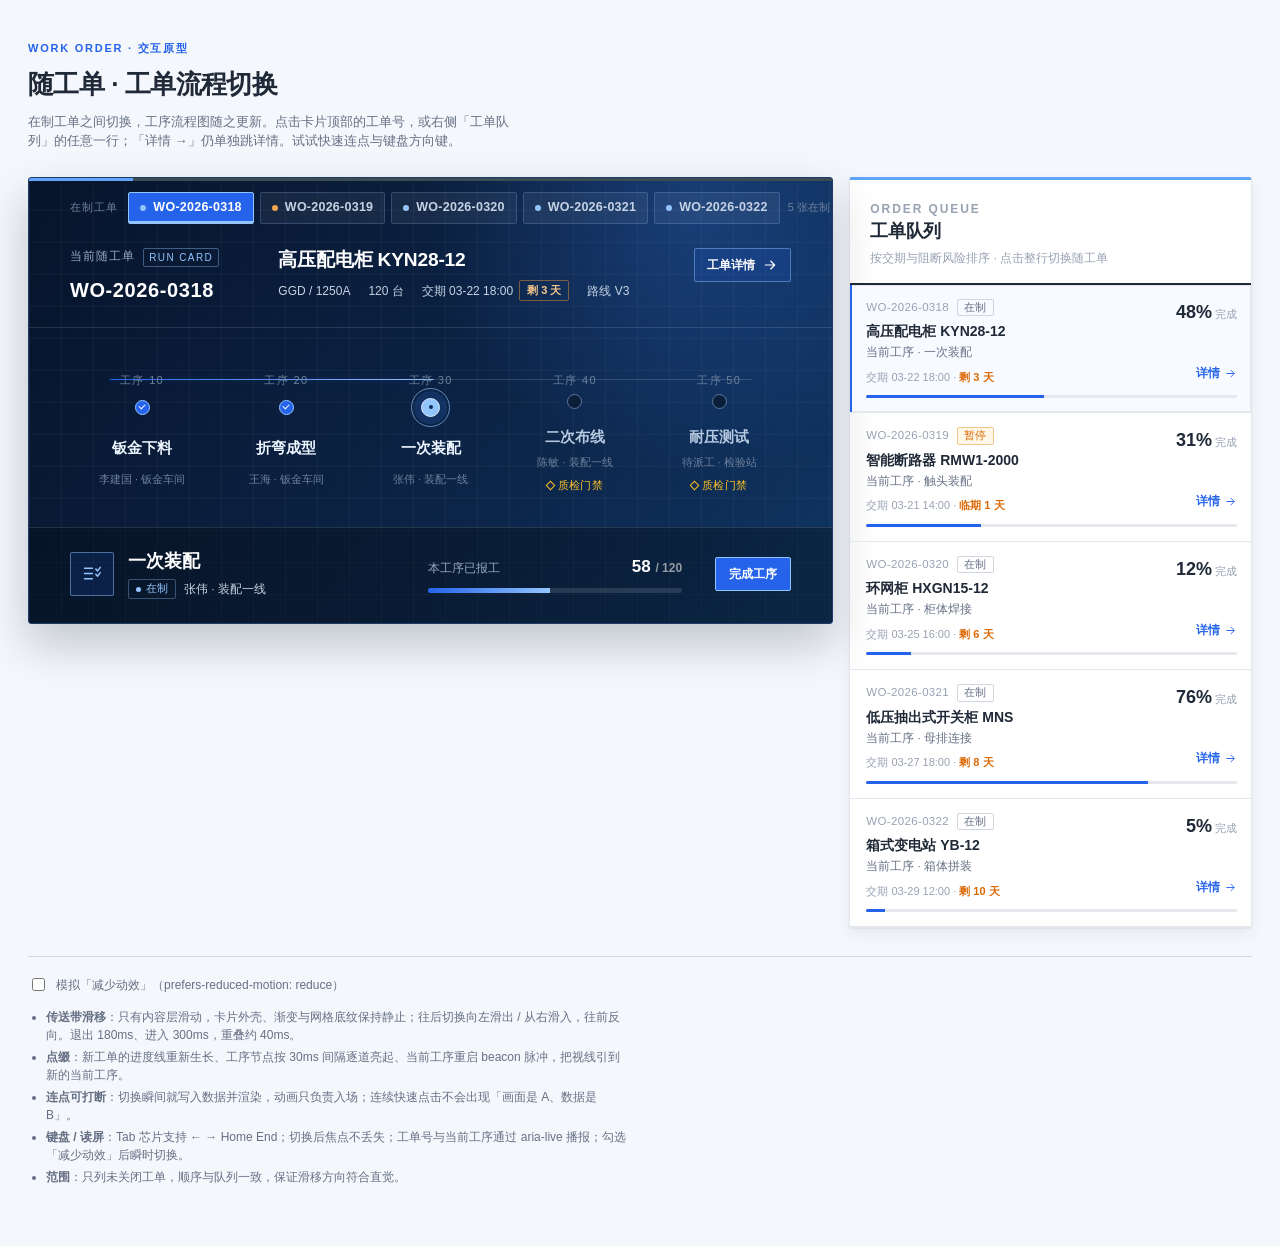
<file: prototypes/workorder-flow-switch.html>
<!doctype html>
<html lang="zh-CN">
<head>
<meta charset="utf-8">
<meta name="viewport" content="width=device-width, initial-scale=1">
<title>随工单 · 工单流程切换原型</title>
<style>
  :root{
    --board:#f4f7fb; --paper:#fff; --ink:#1f2937; --muted:#667085; --muted-2:#98a2b3;
    --line:#e4e7ec; --line-strong:#cfd6e0;
    --on-dark-0:#eaf0f8; --on-dark-1:#c6d3e4; --on-dark-2:#97a9c2; --on-dark-3:#6d809b;
    --accent:#2563eb; --accent-line:#60a5fa; --accent-bright:#93c5fd; --accent-soft:#eff6ff;
    --signal:#d92d20; --caution:#dc6803; --forest-deep:#0e1a2b;
    --font-sans:"HarmonyOS Sans SC","MiSans","Source Han Sans SC","Noto Sans CJK SC","Microsoft YaHei",sans-serif;
    --font-num:"Bahnschrift SemiCondensed","Bahnschrift","DIN Alternate","Arial Narrow",sans-serif;
    --ease-out:cubic-bezier(0.2,0.8,0.2,1); --ease-in:cubic-bezier(0.4,0,1,1);
  }
  *{box-sizing:border-box}
  html{min-width:320px}
  body{margin:0;background:var(--board);color:var(--ink);font-family:var(--font-sans);font-size:14px;line-height:1.5;-webkit-font-smoothing:antialiased}
  button{font:inherit;color:inherit}
  .sr-only{position:absolute;width:1px;height:1px;padding:0;margin:-1px;overflow:hidden;clip:rect(0 0 0 0);white-space:nowrap;border:0}
  .svg-defs{position:absolute;width:0;height:0;overflow:hidden}
  .ico{width:16px;height:16px;fill:none;stroke:currentColor;stroke-width:1.7;stroke-linecap:round;stroke-linejoin:round;flex:0 0 auto}

  /* ---------- 原型页外壳（仅用于预览，不属于产品界面） ---------- */
  .proto{max-width:1380px;margin:0 auto;padding:40px 28px 56px}
  .proto-head{margin:0 0 26px}
  .proto-kicker{margin:0 0 8px;color:var(--accent);font-size:11px;font-weight:700;letter-spacing:.16em}
  .proto-head h1{margin:0 0 8px;font-size:26px;font-weight:700;letter-spacing:-.02em}
  .proto-sub{margin:0;max-width:70ch;color:var(--muted);font-size:13px}
  .exec-grid{display:grid;grid-template-columns:minmax(0,2fr) minmax(0,1fr);gap:16px;align-items:start}

  /* ---------- 随工单卡片（外壳恒定，不参与滑动） ---------- */
  .traveler{
    position:relative;overflow:hidden;color:var(--on-dark-0);
    background:radial-gradient(circle at 83% 8%,rgba(59,130,246,.26),transparent 34%),
               linear-gradient(122deg,#07142b 0%,#0c2447 58%,#0f3563 100%);
    border:1px solid #1d3b66;border-radius:3px;box-shadow:0 20px 46px rgba(8,21,46,.22);
  }
  .traveler::before{
    position:absolute;inset:0;content:"";pointer-events:none;
    background-image:linear-gradient(rgba(255,255,255,.035) 1px,transparent 1px),
                     linear-gradient(90deg,rgba(255,255,255,.035) 1px,transparent 1px);
    background-size:32px 32px;
  }
  .traveler::after{
    position:absolute;top:0;right:0;left:0;height:3px;content:"";
    background:linear-gradient(90deg,var(--accent-line) 0 104px,#3b4d53 104px 100%);
  }

  /* ② 顶部工单 Tab 芯片 */
  .traveler-tabs{
    position:relative;z-index:2;display:flex;gap:6px;align-items:center;
    padding:14px clamp(24px,3.2vw,42px) 0;overflow-x:auto;scrollbar-width:thin;
  }
  .traveler-tabs::before{content:"在制工单";flex:0 0 auto;margin-right:4px;color:var(--on-dark-3);font-size:11px;letter-spacing:.1em;white-space:nowrap}
  .wo-tab{
    display:inline-flex;align-items:center;gap:7px;flex:0 0 auto;min-height:32px;padding:5px 11px;
    color:var(--on-dark-1);background:rgba(255,255,255,.06);border:1px solid rgba(147,197,253,.22);
    border-radius:2px;font-family:var(--font-num);font-size:12.5px;font-weight:600;letter-spacing:.02em;
    cursor:pointer;white-space:nowrap;transition:background-color 150ms ease,border-color 150ms ease,color 150ms ease;
  }
  .wo-tab:hover{color:#fff;background:rgba(37,99,235,.22);border-color:rgba(147,197,253,.55)}
  .wo-tab[aria-selected="true"]{
    color:#fff;background:var(--accent);border-color:var(--accent-bright);
    box-shadow:inset 0 -2px 0 var(--accent-bright);
  }
  .wo-tab:focus-visible,.queue-row:focus-visible,.queue-detail:focus-visible,.ghost-light:focus-visible,.route-station:focus-visible,.button:focus-visible{outline:2px solid var(--accent-bright);outline-offset:3px}
  .wo-dot{width:6px;height:6px;border-radius:50%;background:var(--accent-bright);flex:0 0 auto}
  .wo-dot.pause{background:#f0a44b}.wo-dot.risk{background:#fb7185}
  .traveler-tabs .tab-count{flex:0 0 auto;margin-left:2px;color:var(--on-dark-3);font-size:11px;white-space:nowrap}

  /* 滑动舞台：只裁切内容层，外壳与网格底纹保持静止 */
  .traveler-stage{position:relative;z-index:1;overflow:hidden}
  .traveler-slide{position:relative}

  .traveler-head{
    display:grid;grid-template-columns:minmax(170px,.72fr) minmax(300px,1.8fr) auto;
    gap:clamp(18px,3vw,44px);align-items:start;
    padding:24px clamp(24px,3.2vw,42px) 22px;border-bottom:1px solid rgba(255,255,255,.12);
  }
  .traveler-id{display:flex;flex-direction:column;gap:8px}
  .traveler-id>span{display:flex;align-items:center;gap:8px;color:var(--on-dark-2);font-size:11.5px;letter-spacing:.09em}
  .run-label{font-family:var(--font-num);font-style:normal;font-size:10px;letter-spacing:.14em;color:var(--accent-bright);border:1px solid rgba(147,197,253,.4);padding:1px 5px;border-radius:2px}
  .traveler-id strong{font-family:var(--font-num);font-size:20px;letter-spacing:.03em;color:#fff;white-space:nowrap}
  .traveler-product h2{margin:-2px 0 6px;font-size:clamp(17px,1.5vw,21px);font-weight:680;letter-spacing:-.01em;color:#fff}
  .traveler-product p{display:flex;flex-wrap:wrap;gap:4px 18px;margin:0;color:var(--on-dark-1);font-size:12px}
  .traveler-product p span{display:inline-flex;align-items:center;gap:6px}
  .due-count{padding:1px 7px;border:1px solid rgba(250,157,50,.45);border-radius:2px;color:#f8c98a;font-family:var(--font-num);font-weight:700;font-size:11px}
  .due-count.is-risk{border-color:rgba(251,113,133,.55);color:#fda4af}
  .ghost-light{
    display:inline-flex;align-items:center;gap:7px;min-height:34px;padding:6px 12px;
    color:#fff;background:rgba(37,99,235,.16);border:1px solid rgba(147,197,253,.45);
    border-radius:2px;font-size:12px;font-weight:600;cursor:pointer;white-space:nowrap;
    transition:background-color 150ms ease;
  }
  .ghost-light:hover{background:rgba(37,99,235,.34)}

  /* 工序流程图 */
  .route-zone{padding:30px clamp(24px,3.2vw,42px) 34px}
  .route-track-wrap{position:relative;padding-top:14px}
  .route-line,.route-progress{position:absolute;top:21px;height:1px}
  .route-line{right:5.5%;left:5.5%;background:rgba(255,255,255,.15)}
  .route-progress{right:auto;left:5.5%;width:89%;transform:scaleX(var(--route-progress,0));transform-origin:left center;
    background:linear-gradient(90deg,var(--accent),var(--accent-bright));box-shadow:0 0 10px rgba(59,130,246,.34)}
  .route-stations{position:relative;display:grid;grid-template-columns:repeat(var(--station-count,3),1fr)}
  .route-station{position:relative;display:grid;justify-items:center;padding:0 8px;background:transparent;border:0;border-radius:2px;cursor:pointer;text-align:center}
  .station-step{margin-bottom:6px;color:var(--on-dark-3);font-size:11px;letter-spacing:.12em;font-family:var(--font-num)}
  .station-node{
    position:relative;z-index:2;display:grid;place-items:center;width:15px;height:15px;margin-bottom:17px;
    background:#0b1e3a;border:1px solid #5d789e;border-radius:50%;
  }
  .route-station.is-done .station-node{background:var(--accent);border-color:var(--accent-bright)}
  .route-station.is-done .station-node::after{width:5px;height:3px;content:"";border-bottom:1.5px solid #eff6ff;border-left:1.5px solid #eff6ff;transform:translateY(-1px) rotate(-45deg)}
  .route-station.is-current .station-node{
    width:19px;height:19px;margin-top:-2px;margin-bottom:15px;background:var(--accent-bright);border-color:#dbeafe;
    box-shadow:0 0 0 7px rgba(59,130,246,.18);
  }
  .route-station.is-current .station-node::before{position:absolute;inset:-11px;content:"";border:1px solid rgba(147,197,253,.65);border-radius:50%;animation:beacon 2.4s ease-out infinite}
  .route-station.is-current .station-node::after{width:4px;height:4px;content:"";border-radius:50%;background:#0b2a5b}
  .station-name{color:#edf5ff;font-size:clamp(13px,1.15vw,16px);font-weight:630}
  .route-station:not(.is-done):not(.is-current) .station-name{color:#b7c9e0}
  .station-meta{margin-top:6px;color:var(--on-dark-3);font-size:11px}
  .gate-tag{display:inline-flex;align-items:center;gap:4px;margin-top:7px;color:#fbbf24;font-size:10.5px;letter-spacing:.04em}
  .gate-tag::before{width:5px;height:5px;content:"";border:1px solid currentColor;transform:rotate(45deg)}

  .traveler-foot{
    display:grid;grid-template-columns:minmax(210px,1.28fr) minmax(190px,1fr) auto;
    gap:clamp(16px,2.6vw,40px);align-items:center;
    padding:20px clamp(24px,3.2vw,42px) 24px;background:rgba(4,11,14,.34);border-top:1px solid rgba(255,255,255,.12);
  }
  .focus-task{display:flex;align-items:center;gap:14px;min-width:0}
  .focus-mark{display:grid;place-items:center;flex:0 0 auto;width:44px;height:44px;color:var(--accent-bright);background:rgba(37,99,235,.15);border:1px solid rgba(147,197,253,.48);border-radius:2px}
  .focus-mark .ico{width:21px;height:21px}
  .focus-copy{min-width:0}
  .focus-copy h3{margin:0;color:#fff;font-size:18px;font-weight:660;white-space:nowrap;overflow:hidden;text-overflow:ellipsis}
  .focus-copy p{display:flex;flex-wrap:wrap;align-items:center;gap:4px 8px;margin:4px 0 0;color:var(--on-dark-1);font-size:11.5px}
  .pill{display:inline-flex;align-items:center;gap:5px;padding:1px 7px;border:1px solid rgba(147,197,253,.35);border-radius:2px;color:var(--accent-bright);font-size:10.5px}
  .pill::before{width:5px;height:5px;content:"";border-radius:50%;background:currentColor}
  .pill.warn{color:#f0a44b;border-color:rgba(240,164,75,.4)}
  .qty-meter-head{display:flex;align-items:baseline;justify-content:space-between;gap:12px;color:var(--on-dark-2);font-size:11.5px}
  .qty-meter-head strong{color:#fff;font-family:var(--font-num);font-size:17px;font-variant-numeric:tabular-nums}
  .qty-meter-head strong span{color:#959ba5;font-size:12px}
  .qty-track{height:5px;margin-top:9px;background:rgba(255,255,255,.12);border-radius:3px;overflow:hidden}
  .qty-track span{display:block;height:100%;width:var(--value,0%);background:linear-gradient(90deg,var(--accent),var(--accent-bright))}
  .task-actions{display:flex;justify-content:flex-end}
  .button{display:inline-flex;align-items:center;gap:7px;min-height:34px;padding:6px 13px;background:rgba(255,255,255,.08);border:1px solid rgba(147,197,253,.4);border-radius:2px;color:#fff;font-size:12px;font-weight:600;cursor:pointer;white-space:nowrap;transition:background-color 150ms ease}
  .button:hover{background:rgba(37,99,235,.3)}
  .button.primary{background:var(--accent);border-color:var(--accent-bright)}
  .button.primary:hover{background:#1d4ed8}

  /* ④ 右侧工单队列（浅色） */
  .queue-card{background:var(--paper);border:1px solid var(--line);border-top:3px solid var(--accent-line);border-radius:3px;box-shadow:0 1px 2px rgba(16,24,40,.06),0 6px 16px rgba(16,24,40,.06)}
  .queue-head{padding:20px 20px 16px}
  .queue-kicker{margin:0 0 6px;color:var(--accent);font-size:10.5px;font-weight:700;letter-spacing:.16em}
  .queue-head h2{margin:0 0 4px;font-size:18px;font-weight:680;letter-spacing:-.02em}
  .queue-head p{margin:0;color:var(--muted-2);font-size:12px}
  .order-list{border-top:2px solid var(--ink)}
  .queue-row{
    position:relative;display:grid;grid-template-columns:minmax(0,1fr) auto;gap:10px;
    min-height:96px;padding:14px 14px 14px 16px;border-bottom:1px solid var(--line);
    cursor:pointer;transition:background-color 160ms ease,box-shadow 160ms ease;
  }
  .queue-row::before{position:absolute;top:0;bottom:0;left:0;width:2px;content:"";background:transparent}
  .queue-row:hover{background:rgba(239,246,255,.78)}
  .queue-row:hover::before,.queue-row.is-current::before{background:var(--accent)}
  .queue-row.is-risk::before{background:var(--signal)}
  .queue-row.is-current{background:#f7faff;box-shadow:inset 0 0 0 1px var(--line)}
  .queue-main{min-width:0}
  .queue-no{display:flex;align-items:center;gap:8px;color:var(--muted-2);font-size:11.5px;font-family:var(--font-num);letter-spacing:.03em}
  .queue-status{font-family:var(--font-sans);font-size:10.5px;padding:0 6px;border:1px solid var(--line-strong);border-radius:2px;color:var(--muted)}
  .queue-status.pause{color:var(--caution);border-color:#f3c68b;background:#fff7e8}
  .queue-status.risk{color:var(--signal);border-color:#f5b5b0;background:#fef0ef}
  .queue-product{margin:5px 0 2px;font-size:14px;font-weight:650;white-space:nowrap;overflow:hidden;text-overflow:ellipsis}
  .queue-step{margin:0;color:var(--muted);font-size:11.5px;white-space:nowrap;overflow:hidden;text-overflow:ellipsis}
  .queue-due{margin:7px 0 0;color:var(--muted-2);font-size:11px}
  .queue-due b{color:var(--caution);font-family:var(--font-num)}
  .queue-due b.risk{color:var(--signal)}
  .queue-side{display:flex;flex-direction:column;align-items:flex-end;justify-content:space-between;gap:8px}
  .queue-pct{font-family:var(--font-num);font-size:18px;font-weight:700;color:var(--ink)}
  .queue-pct small{font-size:11px;font-weight:400;color:var(--muted-2)}
  .queue-detail{display:inline-flex;align-items:center;gap:4px;padding:3px 0;background:none;border:0;color:var(--accent);font-size:11.5px;font-weight:600;cursor:pointer}
  .queue-detail:hover{text-decoration:underline}
  .queue-detail .ico{width:13px;height:13px}
  .queue-bar{grid-column:1/-1;height:3px;background:var(--line);border-radius:2px;overflow:hidden}
  .queue-bar span{display:block;height:100%;background:var(--accent);width:var(--value,0%)}

  /* ---------- 预览辅助 ---------- */
  .proto-foot{margin-top:28px;padding-top:18px;border-top:1px solid var(--line-strong);color:var(--muted);font-size:12px}
  .proto-foot label{display:inline-flex;align-items:center;gap:8px;cursor:pointer;user-select:none}
  .proto-foot ul{margin:12px 0 0;padding-left:18px;max-width:90ch}
  .proto-foot li{margin:4px 0}
  .toast{position:fixed;right:24px;bottom:24px;z-index:20;padding:11px 16px;background:#0e1a2b;color:#eaf0f8;border:1px solid #2c4a75;border-left:3px solid var(--accent-line);border-radius:3px;font-size:12.5px;box-shadow:0 12px 32px rgba(16,24,40,.24)}

  @keyframes beacon{0%{opacity:.8;transform:scale(.72)}70%,100%{opacity:0;transform:scale(1.3)}}
  @media (max-width:1080px){.exec-grid{grid-template-columns:1fr}.traveler-head{grid-template-columns:1fr auto}.traveler-product{grid-column:1/-1;grid-row:2}}
  @media (max-width:640px){.proto{padding:24px 14px 40px}.traveler-head,.traveler-foot{grid-template-columns:1fr}.task-actions{justify-content:flex-start}.traveler-foot{gap:16px}.route-track-wrap{overflow-x:auto}.route-stations{min-width:520px}}
  @media (prefers-reduced-motion:reduce){*,*::before,*::after{animation-duration:.01ms!important;animation-iteration-count:1!important;transition-duration:.01ms!important}}
  body.force-reduce *,body.force-reduce *::before,body.force-reduce *::after{animation-duration:.01ms!important;animation-iteration-count:1!important;transition-duration:.01ms!important}
</style>
</head>
<body>
<svg class="svg-defs" aria-hidden="true"><defs>
  <symbol id="i-arrow" viewBox="0 0 24 24"><path d="M5 12h13M13 6l6 6-6 6"/></symbol>
  <symbol id="i-tasks" viewBox="0 0 24 24"><path d="M4 6h9M4 12h9M4 18h9M17 7l2 2 3-4M17 13l2 2 3-4"/></symbol>
</defs></svg>

<main class="proto">
  <header class="proto-head">
    <p class="proto-kicker">WORK ORDER · 交互原型</p>
    <h1>随工单 · 工单流程切换</h1>
    <p class="proto-sub">在制工单之间切换，工序流程图随之更新。点击卡片顶部的工单号，或右侧「工单队列」的任意一行；「详情 →」仍单独跳详情。试试快速连点与键盘方向键。</p>
  </header>

  <div class="exec-grid">
    <section class="traveler" aria-label="当前随工单">
      <div class="traveler-tabs" id="tabs" role="tablist" aria-label="切换在制工单"></div>
      <div class="traveler-stage" id="stage"></div>
    </section>

    <section class="queue-card" aria-labelledby="queue-title">
      <div class="queue-head">
        <p class="queue-kicker">ORDER QUEUE</p>
        <h2 id="queue-title">工单队列</h2>
        <p>按交期与阻断风险排序 · 点击整行切换随工单</p>
      </div>
      <div class="order-list" id="queue"></div>
    </section>
  </div>

  <p class="sr-only" id="live" aria-live="polite"></p>

  <footer class="proto-foot">
    <label><input type="checkbox" id="reduce"> 模拟「减少动效」（prefers-reduced-motion: reduce）</label>
    <ul>
      <li><b>传送带滑移</b>：只有内容层滑动，卡片外壳、渐变与网格底纹保持静止；往后切换向左滑出 / 从右滑入，往前反向。退出 180ms、进入 300ms，重叠约 40ms。</li>
      <li><b>点缀</b>：新工单的进度线重新生长、工序节点按 30ms 间隔逐道亮起、当前工序重启 beacon 脉冲，把视线引到新的当前工序。</li>
      <li><b>连点可打断</b>：切换瞬间就写入数据并渲染，动画只负责入场；连续快速点击不会出现「画面是 A、数据是 B」。</li>
      <li><b>键盘 / 读屏</b>：Tab 芯片支持 ← → Home End；切换后焦点不丢失；工单号与当前工序通过 aria-live 播报；勾选「减少动效」后瞬时切换。</li>
      <li><b>范围</b>：只列未关闭工单，顺序与队列一致，保证滑移方向符合直觉。</li>
    </ul>
  </footer>
</main>

<script>
(function(){
  'use strict';

  /* ---------- 演示数据：不同产品 / 不同工序数 / 不同进度 ---------- */
  var ORDERS = [
    {
      orderNo:'WO-2026-0318', product:'高压配电柜 KYN28-12', spec:'GGD / 1250A', qty:120, unit:'台',
      due:'03-22 18:00', dueText:'剩 3 天', route:'V3', status:'在制', tone:'', pct:48,
      current:2, reported:58, planQty:120,
      steps:[
        {no:'10',name:'钣金下料',center:'钣金车间',operator:'李建国'},
        {no:'20',name:'折弯成型',center:'钣金车间',operator:'王海'},
        {no:'30',name:'一次装配',center:'装配一线',operator:'张伟'},
        {no:'40',name:'二次布线',center:'装配一线',operator:'陈敏',inspection:true},
        {no:'50',name:'耐压测试',center:'检验站',operator:'待派工',inspection:true}
      ]
    },
    {
      orderNo:'WO-2026-0319', product:'智能断路器 RMW1-2000', spec:'3P / 1600A', qty:80, unit:'台',
      due:'03-21 14:00', dueText:'临期 1 天', route:'V2', status:'暂停', tone:'pause', pct:31,
      current:1, reported:25, planQty:80,
      steps:[
        {no:'10',name:'壳体注塑',center:'注塑车间',operator:'赵磊'},
        {no:'20',name:'触头装配',center:'装配二线',operator:'孙丽'},
        {no:'30',name:'脱扣器校验',center:'检验站',operator:'待派工',inspection:true},
        {no:'40',name:'总装调试',center:'装配二线',operator:'待派工'}
      ]
    },
    {
      orderNo:'WO-2026-0320', product:'环网柜 HXGN15-12', spec:'630A', qty:60, unit:'台',
      due:'03-25 16:00', dueText:'剩 6 天', route:'V1', status:'在制', tone:'', pct:12,
      current:0, reported:7, planQty:60,
      steps:[
        {no:'10',name:'柜体焊接',center:'焊装车间',operator:'周强'},
        {no:'20',name:'焊缝打磨',center:'焊装车间',operator:'周强'},
        {no:'30',name:'气箱装配',center:'装配一线',operator:'待派工'},
        {no:'40',name:'SF6 充气',center:'装配一线',operator:'待派工'},
        {no:'50',name:'局放检测',center:'检验站',operator:'待派工',inspection:true},
        {no:'60',name:'成品入库',center:'成品库',operator:'待派工'}
      ]
    },
    {
      orderNo:'WO-2026-0321', product:'低压抽出式开关柜 MNS', spec:'4000A', qty:45, unit:'台',
      due:'03-27 18:00', dueText:'剩 8 天', route:'V4', status:'在制', tone:'', pct:76,
      current:3, reported:34, planQty:45,
      steps:[
        {no:'10',name:'型材切割',center:'钣金车间',operator:'吴斌'},
        {no:'20',name:'框架组装',center:'装配三线',operator:'吴斌'},
        {no:'30',name:'抽屉装配',center:'装配三线',operator:'郑霞'},
        {no:'40',name:'母排连接',center:'装配三线',operator:'郑霞'},
        {no:'50',name:'通电试验',center:'检验站',operator:'待派工',inspection:true}
      ]
    },
    {
      orderNo:'WO-2026-0322', product:'箱式变电站 YB-12', spec:'630kVA', qty:20, unit:'台',
      due:'03-29 12:00', dueText:'剩 10 天', route:'V1', status:'在制', tone:'', pct:5,
      current:0, reported:1, planQty:20,
      steps:[
        {no:'10',name:'箱体拼装',center:'焊装车间',operator:'冯刚'},
        {no:'20',name:'变压器就位',center:'总装车间',operator:'待派工'},
        {no:'30',name:'联调验收',center:'检验站',operator:'待派工',inspection:true}
      ]
    }
  ];

  var EASE_OUT = 'cubic-bezier(0.2,0.8,0.2,1)';
  var EASE_IN  = 'cubic-bezier(0.4,0,1,1)';
  var reduceQuery = window.matchMedia('(prefers-reduced-motion: reduce)');

  var stage = document.getElementById('stage');
  var tabsEl = document.getElementById('tabs');
  var queueEl = document.getElementById('queue');
  var liveEl = document.getElementById('live');
  var reduceBox = document.getElementById('reduce');

  var index = 0;
  var activeEl = null;       // 当前内容层
  var exitingEls = [];       // 正在退出的层
  var anims = [];            // 全部在途 WAAPI 动画，便于一键取消
  var toastTimer = null;

  function esc(value){
    return String(value == null ? '' : value).replace(/[&<>"']/g,function(c){
      return {'&':'&amp;','<':'&lt;','>':'&gt;','"':'&quot;',"'":'&#39;'}[c];
    });
  }
  function icon(name, cls){ return '<svg class="ico '+(cls||'')+'" aria-hidden="true"><use href="#i-'+name+'"/></svg>'; }
  function reduced(){ return reduceQuery.matches || document.body.classList.contains('force-reduce'); }

  function track(anim){
    anims.push(anim);
    var done = function(){ var i = anims.indexOf(anim); if(i >= 0) anims.splice(i,1); };
    anim.finished.then(done, done);
    return anim;
  }

  /* 关键：取消在途动画后，把「上次的目标层」强制设为最终可见状态。
     数据状态由 switchTo 立即写入，动画只负责入场，所以连点不会产生错态。 */
  function cancelInFlight(){
    anims.slice().forEach(function(a){ try { a.cancel(); } catch(e){} });
    anims.length = 0;
    exitingEls.forEach(function(el){ el.remove(); });
    exitingEls.length = 0;
    if(activeEl){
      activeEl.style.opacity = '1';
      activeEl.style.transform = 'none';
      activeEl.style.position = '';
      activeEl.style.inset = '';
      activeEl.style.zIndex = '';
      activeEl.style.pointerEvents = '';
    }
  }

  /* ---------- 渲染：内容层 ---------- */
  function buildSlide(order){
    var current = order.steps[order.current];
    var progress = Math.min(1,(order.current + 0.52) / Math.max(1,order.steps.length));
    var qtyPct = order.planQty ? Math.min(100,Math.round(order.reported / order.planQty * 100)) : 0;
    var stations = order.steps.map(function(step,i){
      var done = i < order.current;
      var isCurrent = i === order.current;
      var cls = 'route-station' + (done ? ' is-done' : '') + (isCurrent ? ' is-current' : '');
      return '<button class="'+cls+'" type="button" data-step="'+esc(step.no)+'" aria-label="工序 '+esc(step.no)+' '+esc(step.name)+(isCurrent?'，当前工序':'')+'">'+
        '<span class="station-step">工序 '+esc(step.no)+'</span>'+
        '<span class="station-node" aria-hidden="true"></span>'+
        '<span class="station-name">'+esc(step.name)+'</span>'+
        '<span class="station-meta">'+esc(step.operator)+' · '+esc(step.center)+'</span>'+
        (step.inspection ? '<span class="gate-tag">质检门禁</span>' : '')+
      '</button>';
    }).join('');

    var el = document.createElement('div');
    el.className = 'traveler-slide';
    el.innerHTML =
      '<div class="traveler-head">'+
        '<div class="traveler-id">'+
          '<span>当前随工单 <em class="run-label">RUN CARD</em></span>'+
          '<strong>'+esc(order.orderNo)+'</strong>'+
        '</div>'+
        '<div class="traveler-product">'+
          '<h2>'+esc(order.product)+'</h2>'+
          '<p><span>'+esc(order.spec)+'</span><span>'+esc(order.qty)+' '+esc(order.unit)+'</span>'+
             '<span>交期 '+esc(order.due)+' <b class="due-count'+(order.tone === 'risk' ? ' is-risk' : '')+'">'+esc(order.dueText)+'</b></span>'+
             '<span>路线 '+esc(order.route)+'</span></p>'+
        '</div>'+
        '<button class="ghost-light" type="button" data-detail="'+esc(order.orderNo)+'">工单详情 '+icon('arrow')+'</button>'+
      '</div>'+
      '<div class="route-zone" style="--station-count:'+order.steps.length+';--route-progress:'+progress.toFixed(3)+'">'+
        '<div class="route-track-wrap">'+
          '<span class="route-line" aria-hidden="true"></span>'+
          '<span class="route-progress" aria-hidden="true"></span>'+
          '<div class="route-stations">'+stations+'</div>'+
        '</div>'+
      '</div>'+
      '<div class="traveler-foot">'+
        '<div class="focus-task">'+
          '<span class="focus-mark">'+icon('tasks')+'</span>'+
          '<div class="focus-copy">'+
            '<h3>'+esc(current.name)+'</h3>'+
            '<p><span class="pill'+(order.status === '暂停' ? ' warn' : '')+'">'+esc(order.status)+'</span>'+
               '<span>'+esc(current.operator)+' · '+esc(current.center)+'</span></p>'+
          '</div>'+
        '</div>'+
        '<div class="qty-meter">'+
          '<div class="qty-meter-head"><span>本工序已报工</span><strong>'+esc(order.reported)+' <span>/ '+esc(order.planQty)+'</span></strong></div>'+
          '<div class="qty-track" style="--value:'+qtyPct+'%"><span></span></div>'+
        '</div>'+
        '<div class="task-actions"><button class="button primary" type="button" data-toast="原型：提交「'+esc(current.name)+'」报工">完成工序</button></div>'+
      '</div>';
    return el;
  }

  /* ---------- 渲染：Tab 芯片（只更新状态，不重建 DOM，焦点不丢） ---------- */
  function renderTabs(){
    tabsEl.innerHTML = ORDERS.map(function(o,i){
      var dot = o.tone ? ' ' + o.tone : '';
      return '<button class="wo-tab" type="button" role="tab" id="tab-'+i+'" data-index="'+i+'"'+
        ' aria-selected="'+(i === index)+'" tabindex="'+(i === index ? '0' : '-1')+'"'+
        ' aria-label="'+esc(o.orderNo)+'，'+esc(o.product)+'，'+esc(o.status)+'">'+
        '<span class="wo-dot'+dot+'" aria-hidden="true"></span>'+esc(o.orderNo)+'</button>';
    }).join('') + '<span class="tab-count">'+ORDERS.length+' 张在制</span>';
  }
  function syncTabs(){
    Array.prototype.forEach.call(tabsEl.querySelectorAll('.wo-tab'),function(tab,i){
      tab.setAttribute('aria-selected', String(i === index));
      tab.tabIndex = i === index ? 0 : -1;
    });
  }

  /* ---------- 渲染：右侧队列 ---------- */
  function renderQueue(){
    queueEl.innerHTML = ORDERS.map(function(o,i){
      var step = o.steps[o.current];
      return '<div class="queue-row'+(i === index ? ' is-current' : '')+(o.tone === 'risk' ? ' is-risk' : '')+'"'+
        ' role="button" tabindex="0" data-index="'+i+'" aria-label="切换到 '+esc(o.orderNo)+'，'+esc(o.product)+'">'+
        '<div class="queue-main">'+
          '<div class="queue-no">'+esc(o.orderNo)+'<span class="queue-status'+(o.tone ? ' '+esc(o.tone) : '')+'">'+esc(o.status)+'</span></div>'+
          '<p class="queue-product">'+esc(o.product)+'</p>'+
          '<p class="queue-step">当前工序 · '+esc(step.name)+'</p>'+
          '<p class="queue-due">交期 '+esc(o.due)+' · <b'+(o.tone === 'risk' ? ' class="risk"' : '')+'>'+esc(o.dueText)+'</b></p>'+
        '</div>'+
        '<div class="queue-side">'+
          '<div class="queue-pct">'+esc(o.pct)+'%<small> 完成</small></div>'+
          '<button class="queue-detail" type="button" data-detail="'+esc(o.orderNo)+'" aria-label="查看工单 '+esc(o.orderNo)+' 详情">详情 '+icon('arrow')+'</button>'+
        '</div>'+
        '<div class="queue-bar" style="--value:'+esc(o.pct)+'%"><span></span></div>'+
      '</div>';
    }).join('');
  }
  function syncQueue(){
    Array.prototype.forEach.call(queueEl.querySelectorAll('.queue-row'),function(row,i){
      row.classList.toggle('is-current', i === index);
    });
  }

  /* ---------- 点缀：进度线重绘 + 节点逐道亮起 ---------- */
  function decorate(slide){
    var zone = slide.querySelector('.route-zone');
    var target = getComputedStyle(zone).getPropertyValue('--route-progress').trim() || '0';
    var line = slide.querySelector('.route-progress');
    track(line.animate(
      [{transform:'scaleX(0)'},{transform:'scaleX('+target+')'}],
      {duration:520,delay:60,easing:EASE_OUT,fill:'both'}
    ));
    Array.prototype.forEach.call(slide.querySelectorAll('.route-station'),function(st,i){
      track(st.animate(
        [{opacity:0,transform:'translateY(8px)'},{opacity:1,transform:'none'}],
        {duration:300,delay:80 + i*30,easing:EASE_OUT,fill:'both'}
      ));
    });
  }

  function announce(order){
    liveEl.textContent = '当前随工单 '+order.orderNo+'，'+order.product+'，共 '+order.steps.length+
      ' 道工序，当前工序 '+order.steps[order.current].name+'。';
  }

  /* ---------- 核心：切换 ---------- */
  function switchTo(next, opts){
    next = Math.max(0,Math.min(ORDERS.length-1,next));
    if(next === index && activeEl) return;
    var dir = next >= index ? 1 : -1;
    cancelInFlight();          // 先把屏幕内容固定在正确的最终状态
    index = next;              // 数据状态立即写入
    var order = ORDERS[index];
    syncTabs(); syncQueue(); announce(order);

    var outgoing = activeEl;
    var incoming = buildSlide(order);

    // 先量旧层高度（此时舞台里只有旧层，数值准确）
    var oldHeight = outgoing ? outgoing.getBoundingClientRect().height : 0;

    // 新层先绝对定位测量，不与旧层并排导致舞台被撑高
    incoming.style.position = 'absolute';
    incoming.style.inset = '0';
    stage.appendChild(incoming);
    var newHeight = incoming.getBoundingClientRect().height;
    incoming.style.position = '';
    incoming.style.inset = '';
    activeEl = incoming;

    if(reduced()){
      if(outgoing) outgoing.remove();
      return;                  // 减少动效：瞬时替换，无入场动画
    }

    // 新旧高度不同时（工序数量变化），平滑过渡容器高度，避免下方队列跳一下
    // stage 高度固定为旧高度，待动画结束后恢复 auto，保证退出层有正确高度参照
    if(outgoing && Math.abs(newHeight - oldHeight) > 1){
      track(stage.animate(
        [{height:oldHeight+'px'},{height:newHeight+'px'}],
        {duration:280,easing:EASE_OUT}
      ));
    }

    // 旧层退出：方向随上一张 / 下一张反转，退出快于进入
    if(outgoing){
      outgoing.style.position = 'absolute';
      outgoing.style.inset = '0';
      outgoing.style.zIndex = '1';
      outgoing.style.pointerEvents = 'none';
      exitingEls.push(outgoing);
      var out = track(outgoing.animate(
        [{opacity:1,transform:'none'},{opacity:0,transform:'translateX('+(-dir*20)+'px)'}],
        {duration:180,easing:EASE_IN,fill:'forwards'}
      ));
      out.finished.then(function(){ outgoing.remove(); var k=exitingEls.indexOf(outgoing); if(k>=0) exitingEls.splice(k,1); },function(){});
    }

    // 新层入场
    var inAnim = track(incoming.animate(
      [{opacity:0,transform:'translateX('+(dir*20)+'px)'},{opacity:1,transform:'none'}],
      {duration:300,delay:40,easing:EASE_OUT,fill:'both'}
    ));
    inAnim.finished.then(function(){
      if(activeEl === incoming){ incoming.style.opacity=''; incoming.style.transform=''; }
    },function(){});

    decorate(incoming);

    // 键盘操作时把焦点带到新选中的芯片（点击时不抢焦点）
    if(opts && opts.focusTab){
      var tab = tabsEl.querySelector('#tab-'+index);
      if(tab) tab.focus();
    }
  }

  /* ---------- 交互 ---------- */
  tabsEl.addEventListener('click',function(e){
    var tab = e.target.closest('.wo-tab');
    if(tab) switchTo(Number(tab.dataset.index));
  });
  tabsEl.addEventListener('keydown',function(e){
    var tab = e.target.closest('.wo-tab');
    if(!tab) return;
    var at = Number(tab.dataset.index), next = null;
    if(e.key === 'ArrowRight') next = (at+1) % ORDERS.length;
    else if(e.key === 'ArrowLeft') next = (at-1+ORDERS.length) % ORDERS.length;
    else if(e.key === 'Home') next = 0;
    else if(e.key === 'End') next = ORDERS.length-1;
    if(next === null) return;
    e.preventDefault();
    switchTo(next,{focusTab:true});
  });

  queueEl.addEventListener('click',function(e){
    var detail = e.target.closest('[data-detail]');
    if(detail){ e.stopPropagation(); showToast('原型：跳转工单 '+detail.dataset.detail+' 详情'); return; }
    var row = e.target.closest('.queue-row');
    if(row) switchTo(Number(row.dataset.index));
  });
  queueEl.addEventListener('keydown',function(e){
    if(e.target.closest('[data-detail]')) return;   // 详情按钮自己处理 Enter/Space
    var row = e.target.closest('.queue-row');
    if(!row || (e.key !== 'Enter' && e.key !== ' ')) return;
    e.preventDefault();
    switchTo(Number(row.dataset.index));
  });

  stage.addEventListener('click',function(e){
    var detail = e.target.closest('[data-detail]');
    if(detail){ showToast('原型：跳转工单 '+detail.dataset.detail+' 详情'); return; }
    var toast = e.target.closest('[data-toast]');
    if(toast){ showToast(toast.dataset.toast); return; }
    var st = e.target.closest('.route-station');
    if(st){ showToast('原型：打开工序 '+st.dataset.step+' 详情'); }
  });

  reduceBox.addEventListener('change',function(){
    document.body.classList.toggle('force-reduce', reduceBox.checked);
    cancelInFlight();
  });
  reduceQuery.addEventListener && reduceQuery.addEventListener('change',function(){ cancelInFlight(); });

  function showToast(text){
    var old = document.querySelector('.toast'); if(old) old.remove();
    var el = document.createElement('div'); el.className='toast'; el.setAttribute('role','status'); el.textContent=text;
    document.body.appendChild(el);
    clearTimeout(toastTimer);
    toastTimer = setTimeout(function(){ el.remove(); },2200);
  }

  /* ---------- 首屏：一次轻入场，让用户打开就看到进度线生长与节点点亮 ---------- */
  renderTabs(); renderQueue();
  var first = buildSlide(ORDERS[index]);
  stage.appendChild(first);
  activeEl = first;
  announce(ORDERS[index]);
  if(!reduced()){
    track(first.animate([{opacity:0},{opacity:1}],{duration:320,easing:EASE_OUT}));
    decorate(first);
  }
})();
</script>
</body>
</html>
</file>
